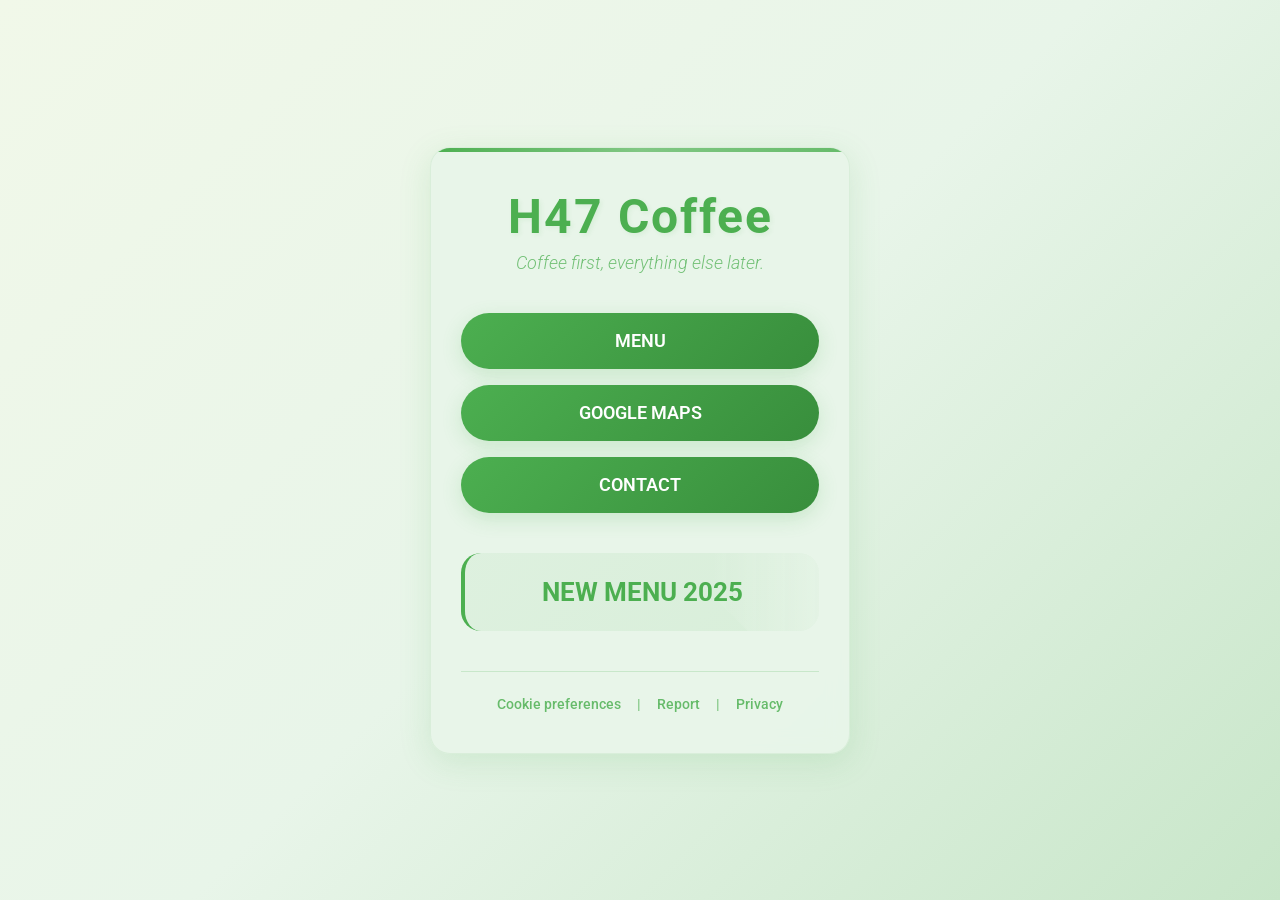
<file: index.html>
<!DOCTYPE html>
<html lang="en">
<head>
    <meta charset="UTF-8">
    <meta name="viewport" content="width=device-width, initial-scale=1.0">
    <title>H47 Coffee</title>
    <link rel="stylesheet" href="style.css">
    <link href="https://fonts.googleapis.com/css2?family=Roboto:wght@300;400;700&display=swap" rel="stylesheet">
</head>
<body>
    <div class="container">
        <div class="card">
            <header class="header">
                <h1 class="title">H47 Coffee</h1>
                <p class="subtitle">Coffee first, everything else later.</p>
            </header>

            <nav class="menu-buttons">
                <a href="indexmenu.html" class="btn">MENU</a>
                <a href="maps.html" class="btn">GOOGLE MAPS</a>
                <a href="contact.html" class="btn">CONTACT</a>
            </nav>

            <section class="new-menu">
                <h2 class="new-menu-title">NEW MENU 2025</h2>
            </section>

            <footer class="footer">
                <div class="footer-links">
                    <a href="#" class="footer-link">Cookie preferences</a>
                    <span class="separator">|</span>
                    <a href="#" class="footer-link">Report</a>
                    <span class="separator">|</span>
                    <a href="#" class="footer-link">Privacy</a>
                </div>
            </footer>
        </div>
    </div>
</body>
</html>
</file>
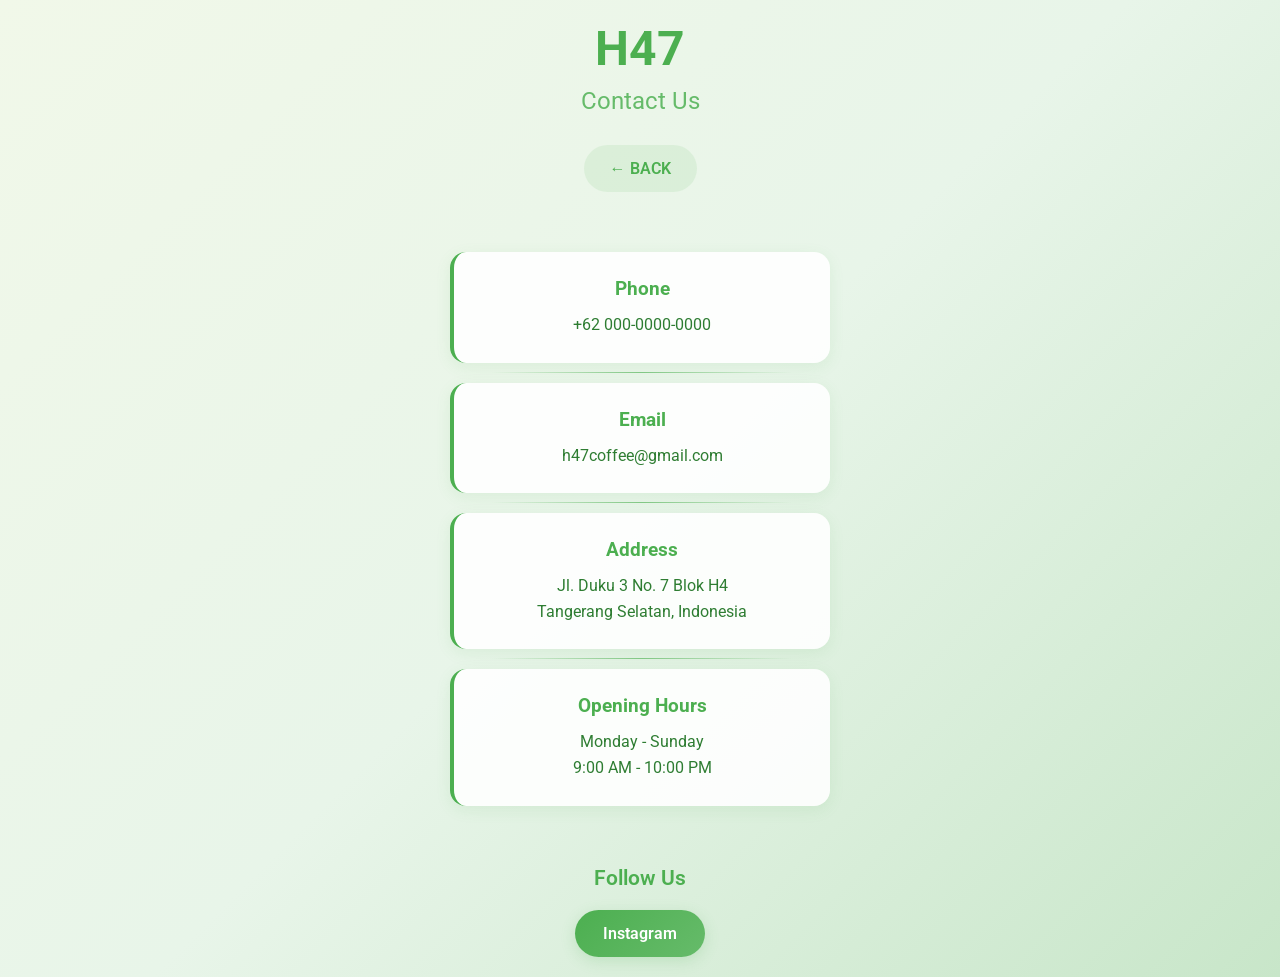
<file: contact.html>
<!DOCTYPE html>
<html lang="id" class="contact-page">
<head>
    <meta charset="UTF-8">
    <meta name="viewport" content="width=device-width, initial-scale=1.0">
    <title>Contact - H47 Cafe</title>
    <link rel="stylesheet" href="style.css">
    <link href="https://fonts.googleapis.com/css2?family=Roboto:wght@300;400;700&display=swap" rel="stylesheet">
</head>
<body>
    <div class="container">
        <header>
            <h1>H47</h1>
            <h2>Contact Us</h2>
        </header>
        
        <main>
            <div class="back-btn">
                <a href="index.html" class="nav-btn">← BACK</a>
            </div>
            
            <div class="contact-info">
                <div class="contact-item">
                    <h3>Phone</h3>
                    <p>+62 000-0000-0000</p>
                </div>
                
                <div class="contact-item">
                    <h3>Email</h3>
                    <p>h47coffee@gmail.com</p>
                </div>
                
                <div class="contact-item">
                    <h3>Address</h3>
                    <p>Jl. Duku 3 No. 7 Blok H4<br>Tangerang Selatan, Indonesia</p>
                </div>
                
                <div class="contact-item">
                    <h3>Opening Hours</h3>
                    <p>Monday - Sunday<br>9:00 AM - 10:00 PM</p>
                </div>
            </div>
            
            <div class="social-media">
                <h3>Follow Us</h3>
                <a href="https://www.instagram.com/h47.coffee?igsh=MjZsMHNoa2IwYTA1" target="_blank">Instagram</a>
            </div>
        </main>
    </div>
</body>
</html>
</file>
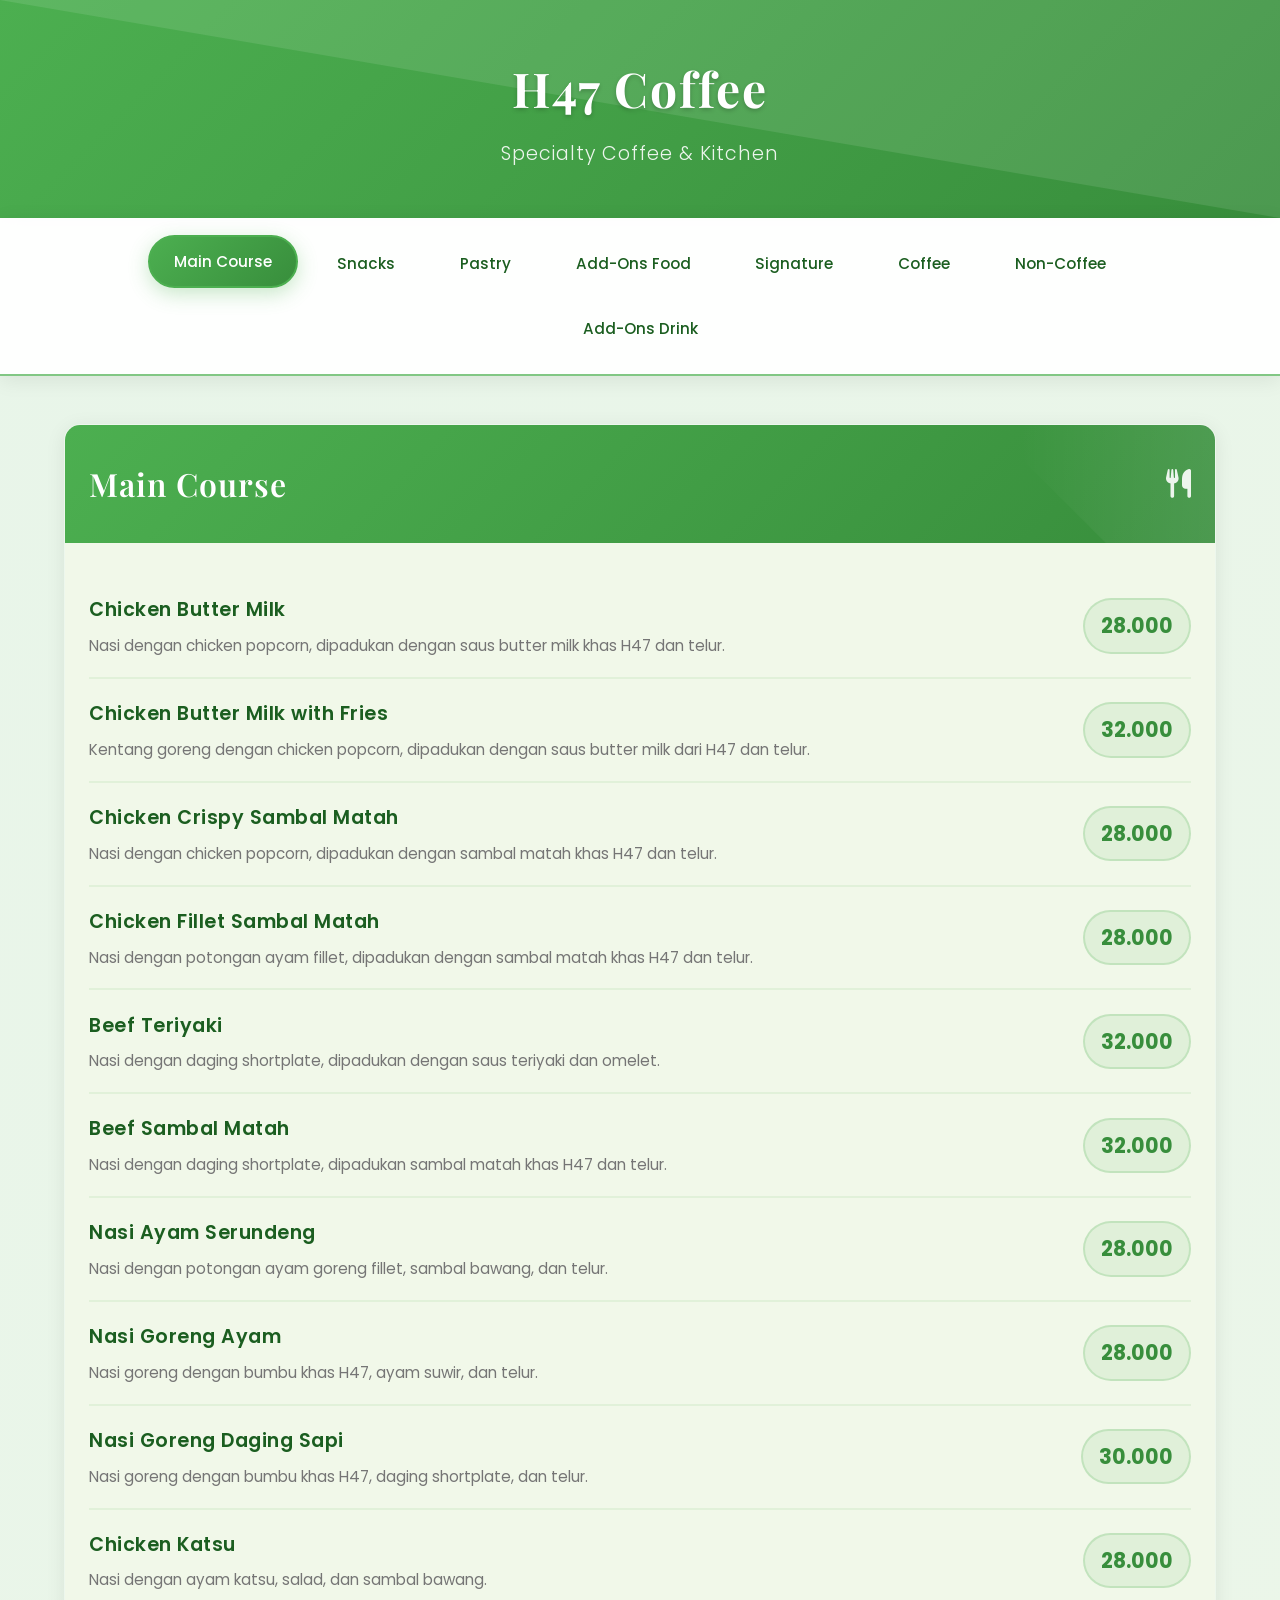
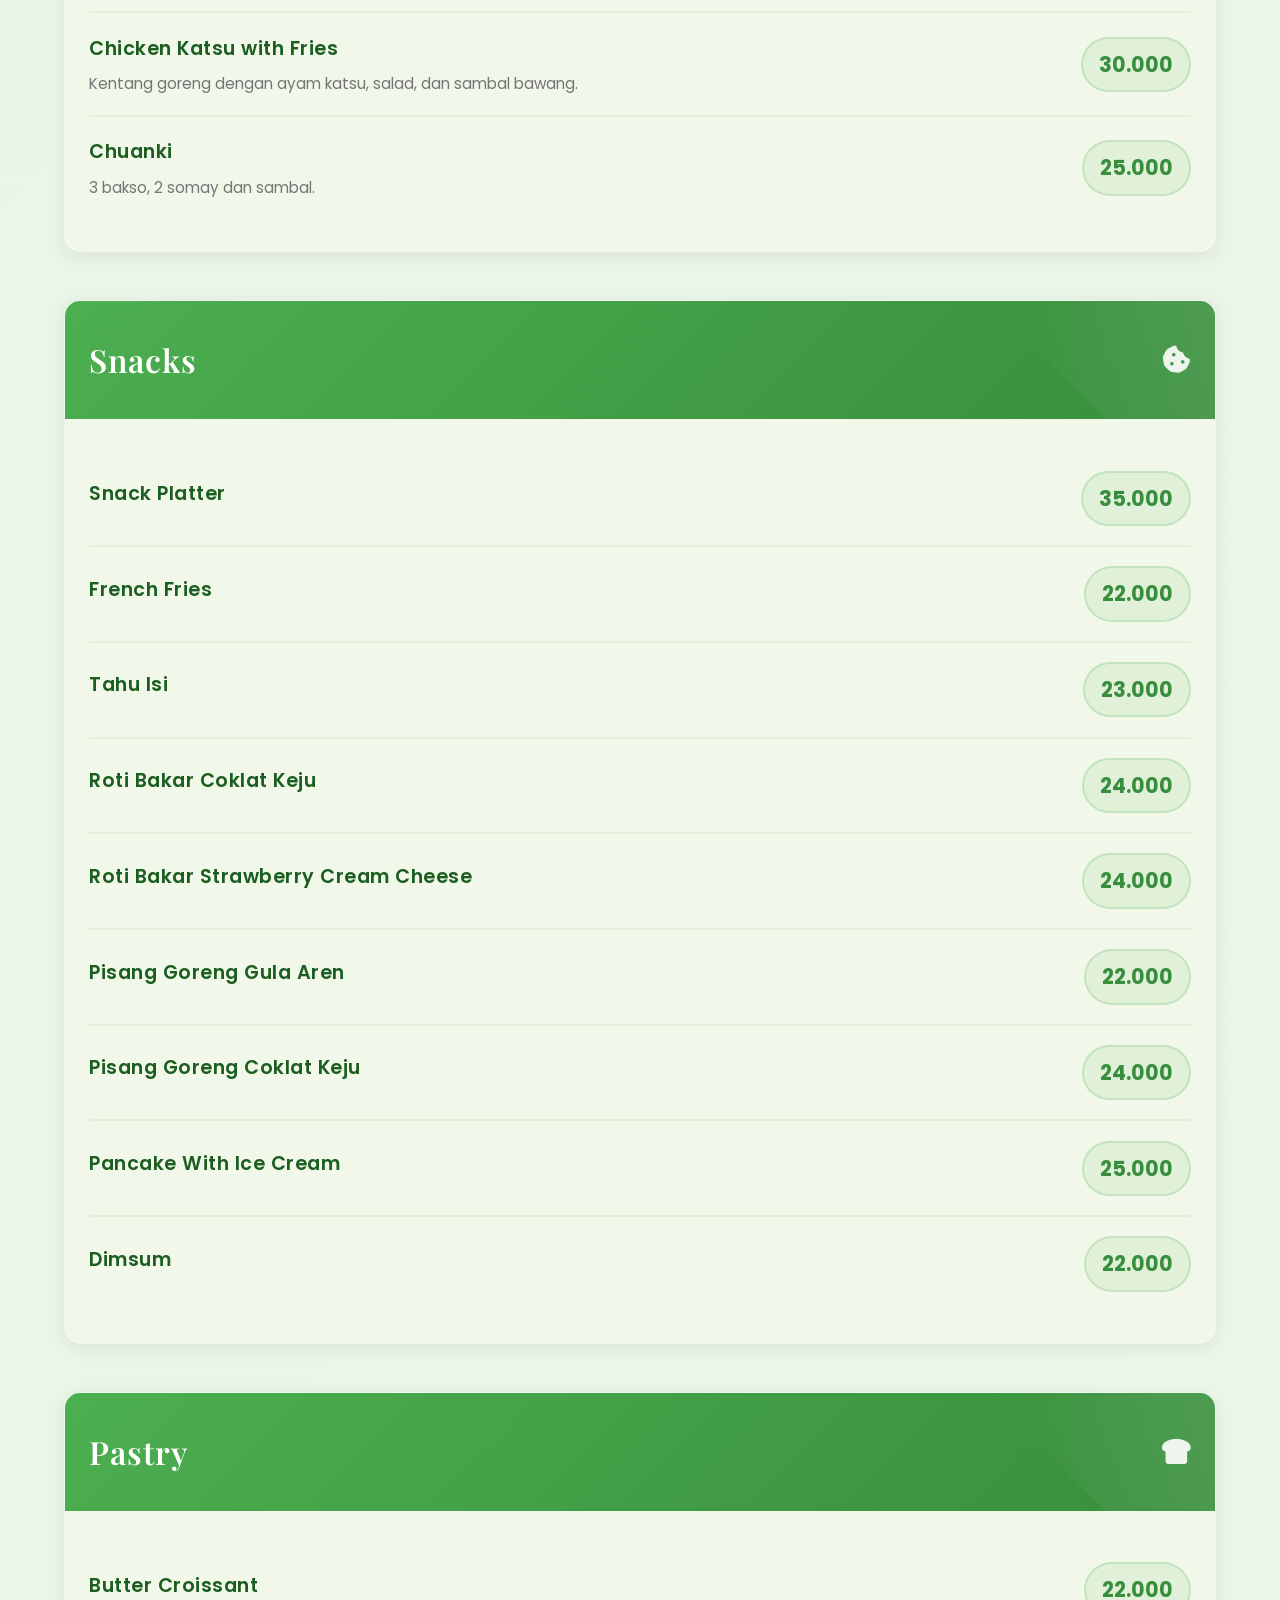
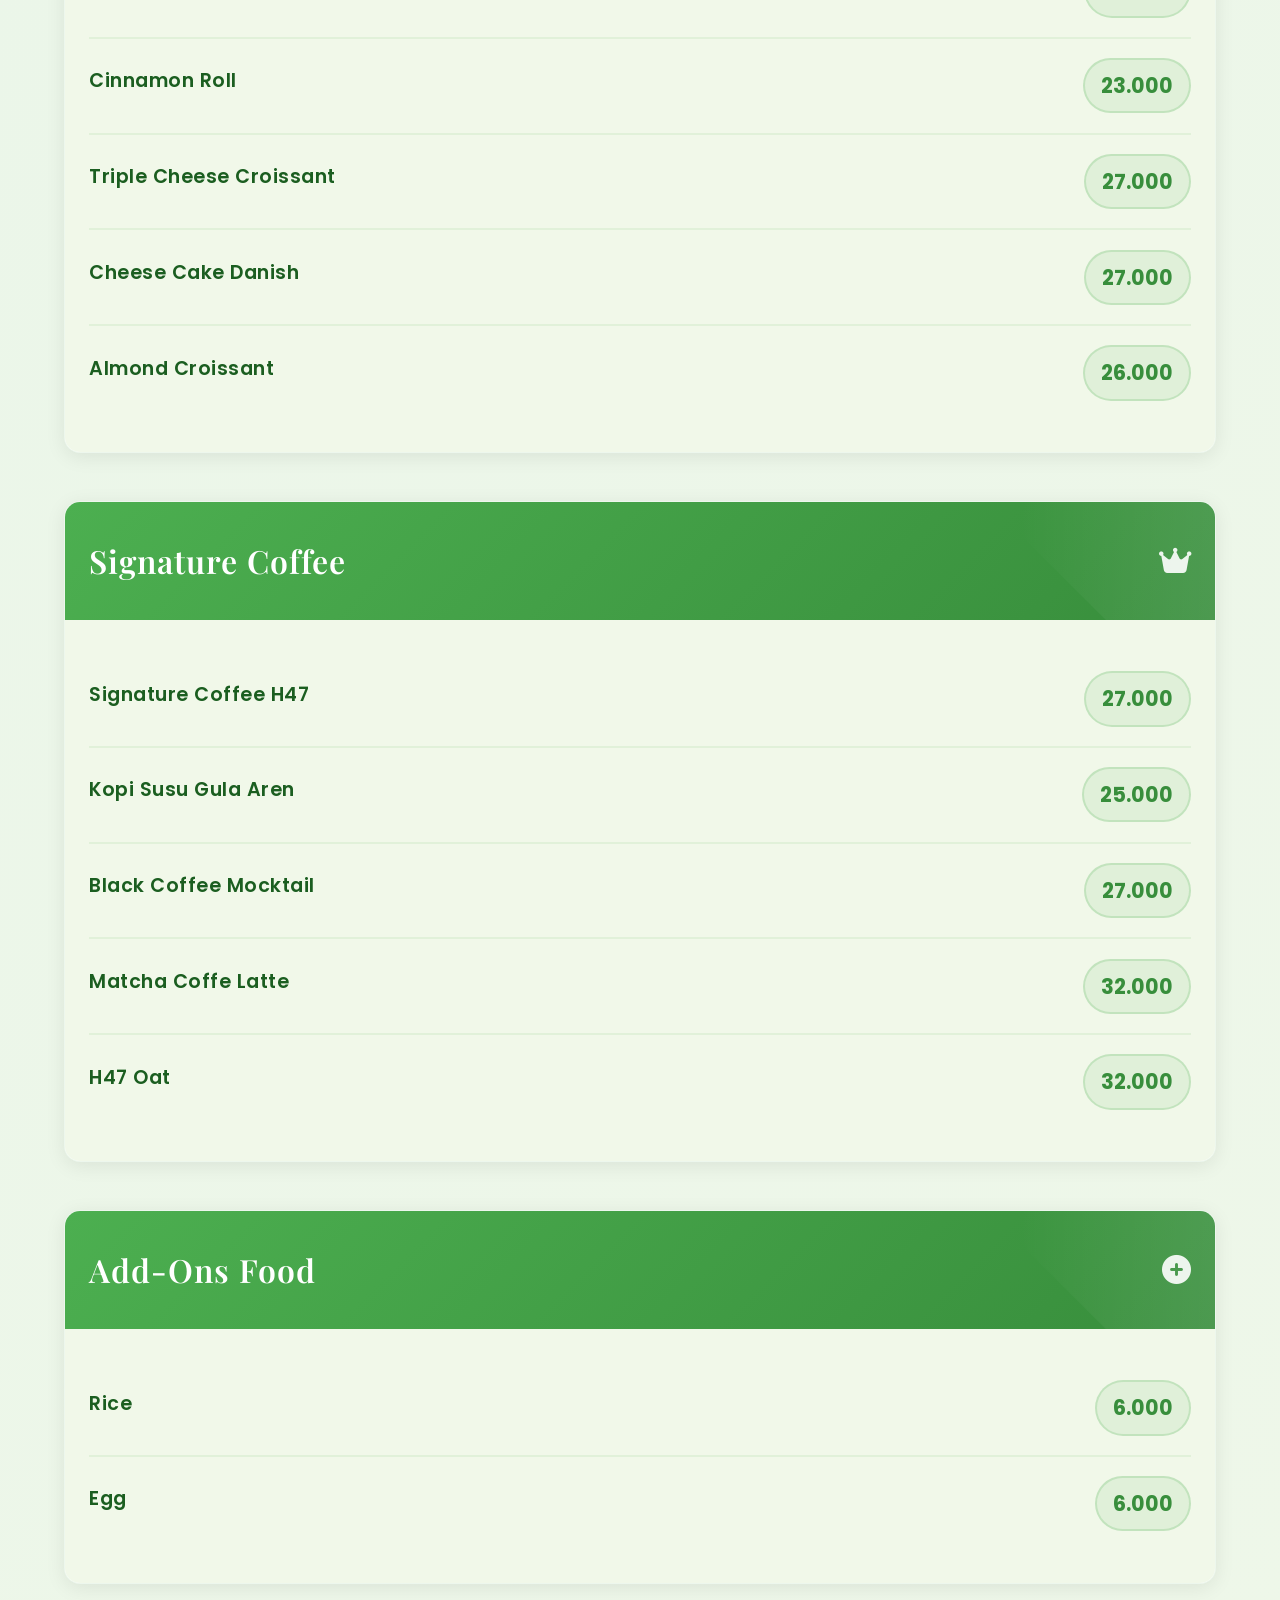
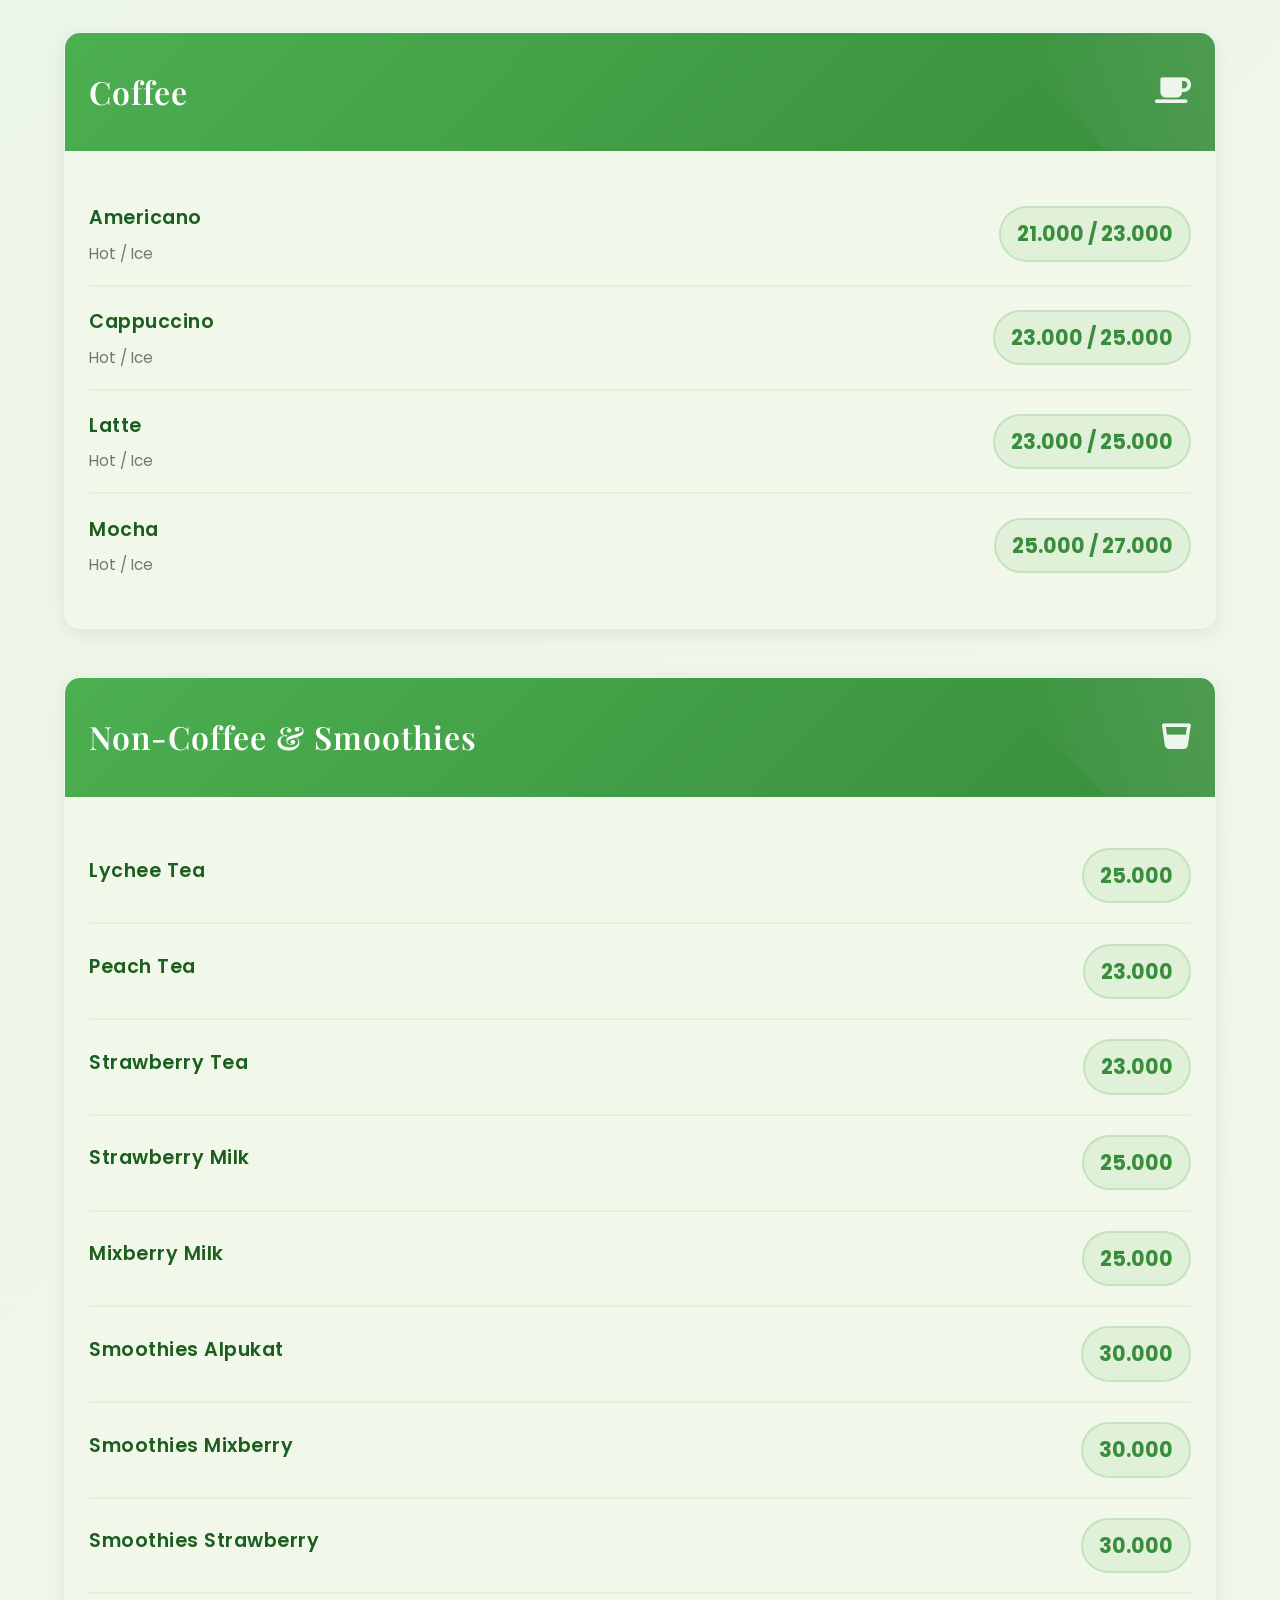
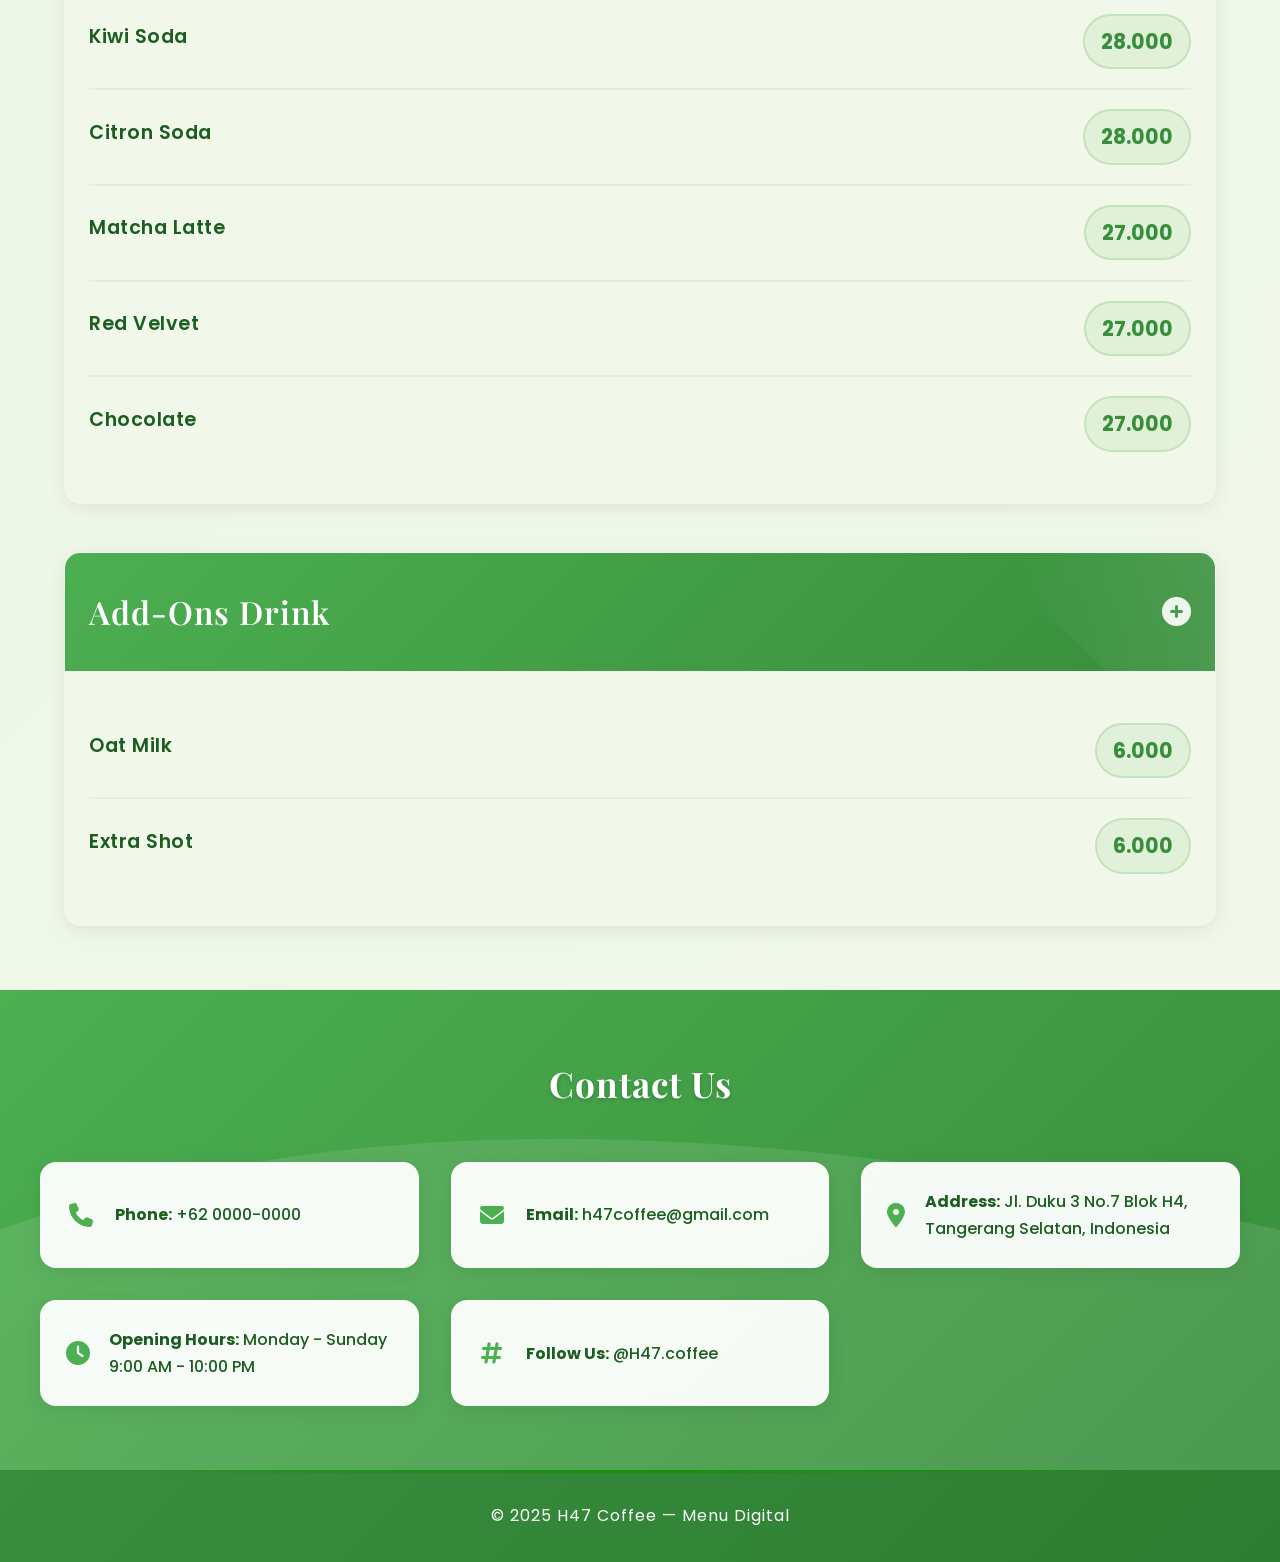
<file: indexmenu.html>
<!DOCTYPE html>
<html lang="id">
<head>
  <meta charset="UTF-8">
  <meta name="viewport" content="width=device-width, initial-scale=1.0">
  <title>Menu H47 Coffee</title>
  <link rel="stylesheet" href="https://cdnjs.cloudflare.com/ajax/libs/font-awesome/6.4.0/css/all.min.css">
  <link href="https://fonts.googleapis.com/css2?family=Poppins:wght@300;400;500;600;700&family=Playfair+Display:wght@400;600;700&display=swap" rel="stylesheet">
  <link rel="stylesheet" href="stylemenu.css">
</head>
<body>
  <!-- Header -->
  <header>
    <div class="header-content">
      <h1>H47 Coffee</h1>
      <p>Specialty Coffee & Kitchen</p>
    </div>
  </header>

  <!-- Navigation -->
  <nav class="category-nav">
    <div class="nav-container">
      <a href="#main-course" class="nav-item active">Main Course</a>
      <a href="#snacks" class="nav-item">Snacks</a>
      <a href="#pastry" class="nav-item">Pastry</a>
      <a href="#addons-food" class="nav-item">Add-Ons Food</a>
      <a href="#signature" class="nav-item">Signature</a>
      <a href="#coffee" class="nav-item">Coffee</a>
      <a href="#non-coffee" class="nav-item">Non-Coffee</a>
      <a href="#addons-drink" class="nav-item">Add-Ons Drink</a>
    </div>
  </nav>

  <!-- Main Content -->
  <main class="container">
    <!-- Main Course Section -->
    <section id="main-course" class="menu-section">
      <div class="section-header">
        <h2>Main Course</h2>
        <div class="section-icon">
          <i class="fas fa-utensils"></i>
        </div>
      </div>
      <div class="section-content">
        <div class="menu-item">
          <div class="item-content">
            <div class="text">
              <span class="name">Chicken Butter Milk</span>
              <p class="desc">Nasi dengan chicken popcorn, dipadukan dengan saus butter milk khas H47 dan telur.</p>
            </div>
            <span class="price">28.000</span>
          </div>
        </div>

        <div class="menu-item">
          <div class="item-content">
            <div class="text">
              <span class="name">Chicken Butter Milk with Fries</span>
              <p class="desc">Kentang goreng dengan chicken popcorn, dipadukan dengan saus butter milk dari H47 dan telur.</p>
            </div>
            <span class="price">32.000</span>
          </div>
        </div>

        <div class="menu-item">
          <div class="item-content">
            <div class="text">
              <span class="name">Chicken Crispy Sambal Matah</span>
              <p class="desc">Nasi dengan chicken popcorn, dipadukan dengan sambal matah khas H47 dan telur.</p>
            </div>
            <span class="price">28.000</span>
          </div>
        </div>

        <div class="menu-item">
          <div class="item-content">
            <div class="text">
              <span class="name">Chicken Fillet Sambal Matah</span>
              <p class="desc">Nasi dengan potongan ayam fillet, dipadukan dengan sambal matah khas H47 dan telur.</p>
            </div>
            <span class="price">28.000</span>
          </div>
        </div>

        <div class="menu-item">
          <div class="item-content">
            <div class="text">
              <span class="name">Beef Teriyaki</span>
              <p class="desc">Nasi dengan daging shortplate, dipadukan dengan saus teriyaki dan omelet.</p>
            </div>
            <span class="price">32.000</span>
          </div>
        </div>

        <div class="menu-item">
          <div class="item-content">
            <div class="text">
              <span class="name">Beef Sambal Matah</span>
              <p class="desc">Nasi dengan daging shortplate, dipadukan sambal matah khas H47 dan telur.</p>
            </div>
            <span class="price">32.000</span>
          </div>
        </div>

        <div class="menu-item">
          <div class="item-content">
            <div class="text">
              <span class="name">Nasi Ayam Serundeng</span>
              <p class="desc">Nasi dengan potongan ayam goreng fillet, sambal bawang, dan telur.</p>
            </div>
            <span class="price">28.000</span>
          </div>
        </div>

        <div class="menu-item">
          <div class="item-content">
            <div class="text">
              <span class="name">Nasi Goreng Ayam</span>
              <p class="desc">Nasi goreng dengan bumbu khas H47, ayam suwir, dan telur.</p>
            </div>
            <span class="price">28.000</span>
          </div>
        </div>

        <div class="menu-item">
          <div class="item-content">
            <div class="text">
              <span class="name">Nasi Goreng Daging Sapi</span>
              <p class="desc">Nasi goreng dengan bumbu khas H47, daging shortplate, dan telur.</p>
            </div>
            <span class="price">30.000</span>
          </div>
        </div>

        <div class="menu-item">
          <div class="item-content">
            <div class="text">
              <span class="name">Chicken Katsu</span>
              <p class="desc">Nasi dengan ayam katsu, salad, dan sambal bawang.</p>
            </div>
            <span class="price">28.000</span>
          </div>
        </div>

        <div class="menu-item">
          <div class="item-content">
            <div class="text">
              <span class="name">Chicken Katsu with Fries</span>
              <p class="desc">Kentang goreng dengan ayam katsu, salad, dan sambal bawang.</p>
            </div>
            <span class="price">30.000</span>
          </div>
        </div>
        
        <div class="menu-item">
          <div class="item-content">
            <div class="text">
              <span class="name">Chuanki</span>
              <p class="desc">3 bakso, 2 somay dan sambal.</p>      
            </div>
            <span class="price">25.000</span>
          </div>
        </div>
      </div>
    </section>

    <!-- Snacks Section -->
    <section id="snacks" class="menu-section">
      <div class="section-header">
        <h2>Snacks</h2>
        <div class="section-icon">
          <i class="fas fa-cookie-bite"></i>
        </div>
      </div>
      <div class="section-content">
        <div class="menu-item">
          <div class="item-content">
            <span class="name">Snack Platter</span>
            <span class="price">35.000</span>
          </div>
        </div>

        <div class="menu-item">
          <div class="item-content">
            <span class="name">French Fries</span>
            <span class="price">22.000</span>
          </div>
        </div>

        <div class="menu-item">
          <div class="item-content">
            <span class="name">Tahu Isi</span>
            <span class="price">23.000</span>
          </div>
        </div>

        <div class="menu-item">
          <div class="item-content">
            <span class="name">Roti Bakar Coklat Keju</span>
            <span class="price">24.000</span>
          </div>
        </div>

        <div class="menu-item">
          <div class="item-content">
            <span class="name">Roti Bakar Strawberry Cream Cheese</span>
            <span class="price">24.000</span>
          </div>
        </div>

        <div class="menu-item">
          <div class="item-content">
            <span class="name">Pisang Goreng Gula Aren</span>
            <span class="price">22.000</span>
          </div>
        </div>

        <div class="menu-item">
          <div class="item-content">
            <span class="name">Pisang Goreng Coklat Keju</span>
            <span class="price">24.000</span>
          </div>
        </div>

        <div class="menu-item">
          <div class="item-content">
            <span class="name">Pancake With Ice Cream</span>
            <span class="price">25.000</span>
          </div>
        </div>

        <div class="menu-item">
          <div class="item-content">
            <span class="name">Dimsum</span>
            <span class="price">22.000</span>
          </div>
        </div>
      </div>
    </section>

    <!-- Pastry Section -->
    <section id="pastry" class="menu-section">
      <div class="section-header">
        <h2>Pastry</h2>
        <div class="section-icon">
          <i class="fas fa-bread-slice"></i>
        </div>
      </div>
      <div class="section-content">
        <div class="menu-item">
          <div class="item-content">
            <span class="name">Butter Croissant</span>
            <span class="price">22.000</span>
          </div>
        </div>

        <div class="menu-item">
          <div class="item-content">
            <span class="name">Cinnamon Roll</span>
            <span class="price">23.000</span>
          </div>
        </div>

        <div class="menu-item">
          <div class="item-content">
            <span class="name">Triple Cheese Croissant</span>
            <span class="price">27.000</span>
          </div>
        </div>

        <div class="menu-item">
          <div class="item-content">
            <span class="name">Cheese Cake Danish</span>
            <span class="price">27.000</span>
          </div>
        </div>

        <div class="menu-item">
          <div class="item-content">
            <span class="name">Almond Croissant</span>
            <span class="price">26.000</span>
          </div>
        </div>
      </div>
    </section>

    <!-- Signature Coffee Section -->
    <section id="signature" class="menu-section">
      <div class="section-header">
        <h2>Signature Coffee</h2>
        <div class="section-icon">
          <i class="fas fa-crown"></i>
        </div>
      </div>
      <div class="section-content">
        <div class="menu-item">
          <div class="item-content">
            <span class="name">Signature Coffee H47</span>
            <span class="price">27.000</span>
          </div>
        </div>

        <div class="menu-item">
          <div class="item-content">
            <span class="name">Kopi Susu Gula Aren</span>
            <span class="price">25.000</span>
          </div>
        </div>

        <div class="menu-item">
          <div class="item-content">
            <span class="name">Black Coffee Mocktail</span>
            <span class="price">27.000</span>
          </div>
        </div>

        <div class="menu-item">
          <div class="item-content">
            <span class="name">Matcha Coffe Latte</span>
            <span class="price">32.000</span>
          </div>
        </div>

        <div class="menu-item">
          <div class="item-content">
            <span class="name">H47 Oat</span>
            <span class="price">32.000</span>
          </div>
        </div>
      </div>
    </section>

        <!-- Add-Ons Food Section -->
    <section id="addons-food" class="menu-section">
      <div class="section-header">
        <h2>Add-Ons Food</h2>
        <div class="section-icon">
          <i class="fas fa-plus-circle"></i>
        </div>
      </div>
      <div class="section-content">
        <div class="menu-item">
          <div class="item-content">
            <span class="name">Rice</span>
            <span class="price">6.000</span>
          </div>
        </div>
        
        <div class="menu-item">
          <div class="item-content">
            <span class="name">Egg</span>
            <span class="price">6.000</span>
          </div>
        </div>
      </div>
    </section>


    <!-- Coffee Section -->
    <section id="coffee" class="menu-section">
      <div class="section-header">
        <h2>Coffee</h2>
        <div class="section-icon">
          <i class="fas fa-coffee"></i>
        </div>
      </div>
      <div class="section-content">
        <div class="menu-item">
          <div class="item-content">
            <div class="text">
              <span class="name">Americano</span>
              <p class="desc">Hot / Ice</p>
            </div>
            <span class="price">21.000 / 23.000</span>
          </div>
        </div>

        <div class="menu-item">
          <div class="item-content">
            <div class="text">
              <span class="name">Cappuccino</span>
              <p class="desc">Hot / Ice</p>
            </div>
            <span class="price">23.000 / 25.000</span>
          </div>
        </div>

        <div class="menu-item">
          <div class="item-content">
            <div class="text">
              <span class="name">Latte</span>
              <p class="desc">Hot / Ice</p>
            </div>
            <span class="price">23.000 / 25.000</span>
          </div>
        </div>

        <div class="menu-item">
          <div class="item-content">
            <div class="text">
              <span class="name">Mocha</span>
              <p class="desc">Hot / Ice</p>
            </div>
            <span class="price">25.000 / 27.000</span>
          </div>
        </div>
      </div>
    </section>

    <!-- Non-Coffee Section -->
    <section id="non-coffee" class="menu-section">
      <div class="section-header">
        <h2>Non-Coffee & Smoothies</h2>
        <div class="section-icon">
          <i class="fas fa-glass-whiskey"></i>
        </div>
      </div>
      <div class="section-content">
        <div class="menu-item">
          <div class="item-content">
            <span class="name">Lychee Tea</span>
            <span class="price">25.000</span>
          </div>
        </div>
        
        <div class="menu-item">
          <div class="item-content">
            <span class="name">Peach Tea</span>
            <span class="price">23.000</span>
          </div>
        </div>
        
        <div class="menu-item">
          <div class="item-content">
            <span class="name">Strawberry Tea</span>
            <span class="price">23.000</span>
          </div>
        </div>
        
        <div class="menu-item">
          <div class="item-content">
            <span class="name">Strawberry Milk</span>
            <span class="price">25.000</span>
          </div>
        </div>
        
        <div class="menu-item">
          <div class="item-content">
            <span class="name">Mixberry Milk</span>
            <span class="price">25.000</span>
          </div>
        </div>
        
        <div class="menu-item">
          <div class="item-content">
            <span class="name">Smoothies Alpukat</span>
            <span class="price">30.000</span>
          </div>
        </div>
        
        <div class="menu-item">
          <div class="item-content">
            <span class="name">Smoothies Mixberry</span>
            <span class="price">30.000</span>
          </div>
        </div>
        
        <div class="menu-item">
          <div class="item-content">
            <span class="name">Smoothies Strawberry</span>
            <span class="price">30.000</span>
          </div>
        </div>
        
        <div class="menu-item">
          <div class="item-content">
            <span class="name">Kiwi Soda</span>
            <span class="price">28.000</span>
          </div>
        </div>
        
        <div class="menu-item">
          <div class="item-content">
            <span class="name">Citron Soda</span>
            <span class="price">28.000</span>
          </div>
        </div>
        
        <div class="menu-item">
          <div class="item-content">
            <span class="name">Matcha Latte</span>
            <span class="price">27.000</span>
          </div>
        </div>
        
        <div class="menu-item">
          <div class="item-content">
            <span class="name">Red Velvet</span>
            <span class="price">27.000</span>
          </div>
        </div>
        
        <div class="menu-item">
          <div class="item-content">
            <span class="name">Chocolate</span>
            <span class="price">27.000</span>
          </div>
        </div>
      </div>
    </section>

    <!-- Add-Ons Drink Section -->
    <section id="addons-drink" class="menu-section">
      <div class="section-header">
        <h2>Add-Ons Drink</h2>
        <div class="section-icon">
          <i class="fas fa-plus-circle"></i>
        </div>
      </div>
      <div class="section-content">
        <div class="menu-item">
          <div class="item-content">
            <span class="name">Oat Milk</span>
            <span class="price">6.000</span>
          </div>
        </div>
        
        <div class="menu-item">
          <div class="item-content">
            <span class="name">Extra Shot</span>
            <span class="price">6.000</span>
          </div>
        </div>
      </div>
    </section>
  </main>

  <!-- Contact Info -->
  <section class="contact-info">
    <div class="contact-container">
      <h3>Contact Us</h3>
      <div class="contact-grid">
        <div class="contact-item">
          <i class="fas fa-phone"></i>
          <span><strong>Phone:</strong> +62 0000-0000</span>
        </div>
        <div class="contact-item">
          <i class="fas fa-envelope"></i>
          <span><strong>Email:</strong> h47coffee@gmail.com</span>
        </div>
        <div class="contact-item">
          <i class="fas fa-map-marker-alt"></i>
          <span><strong>Address:</strong> Jl. Duku 3 No.7 Blok H4, Tangerang Selatan, Indonesia</span>
        </div>
        <div class="contact-item">
          <i class="fas fa-clock"></i>
          <span><strong>Opening Hours:</strong> Monday - Sunday 9:00 AM - 10:00 PM</span>
        </div>
        <div class="contact-item">
          <i class="fas fa-hashtag"></i>
          <span><strong>Follow Us:</strong> @H47.coffee</span>
        </div>
      </div>
    </div>
  </section>

  <!-- Footer -->
  <footer>
    <p>© 2025 H47 Coffee — Menu Digital</p>
  </footer>

  <script>
    // Navigation active state
    document.addEventListener('DOMContentLoaded', function() {
      const navItems = document.querySelectorAll('.nav-item');
      
      navItems.forEach(item => {
        item.addEventListener('click', function() {
          navItems.forEach(nav => nav.classList.remove('active'));
          this.classList.add('active');
        });
      });
      
      // Smooth scrolling for navigation
      document.querySelectorAll('a[href^="#"]').forEach(anchor => {
        anchor.addEventListener('click', function (e) {
          e.preventDefault();
          
          const targetId = this.getAttribute('href');
          const targetElement = document.querySelector(targetId);
          
          if (targetElement) {
            window.scrollTo({
              top: targetElement.offsetTop - 100,
              behavior: 'smooth'
            });
          }
        });
      });
    });
  </script>
</body>
</html>
</file>
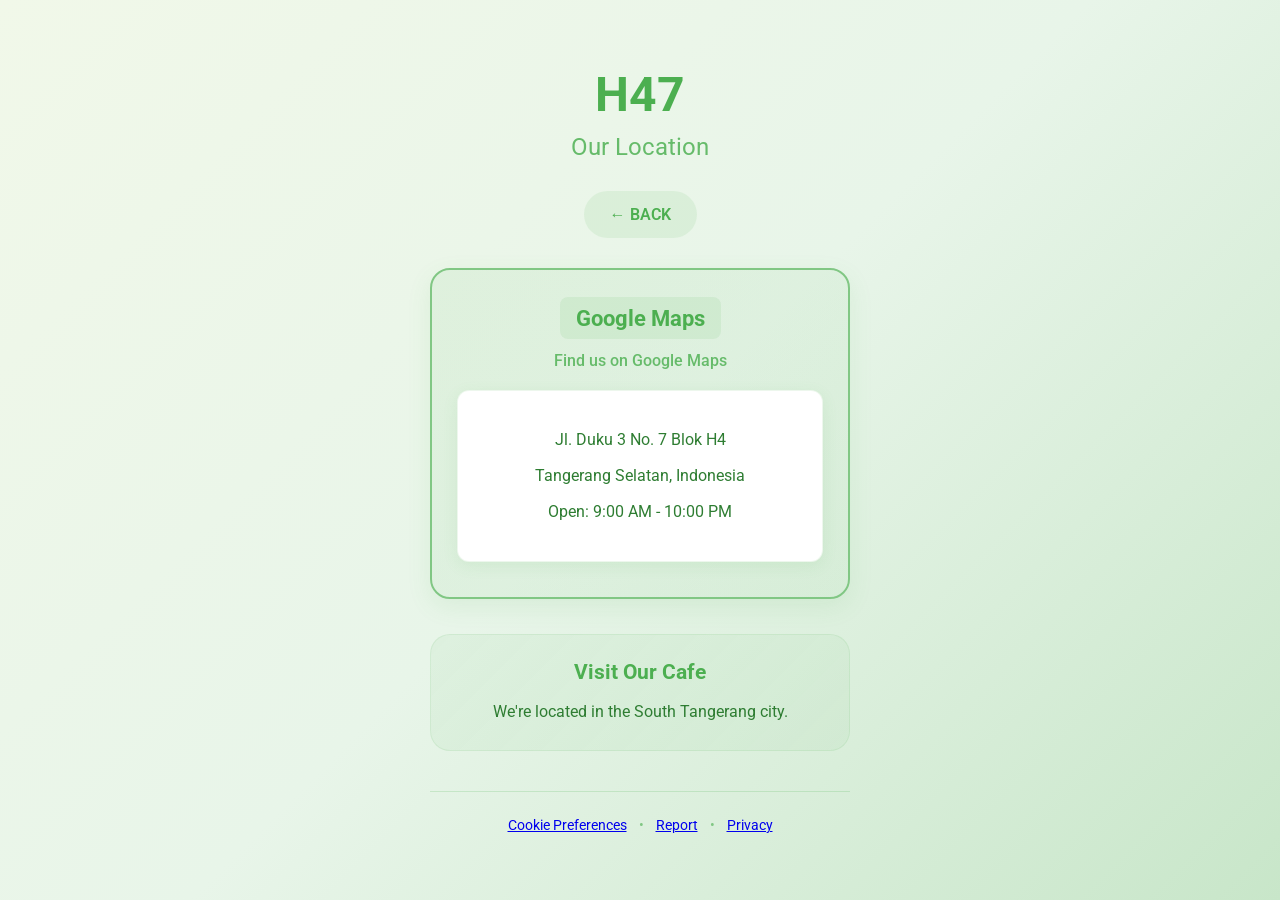
<file: maps.html>
<!DOCTYPE html>
<html lang="id" class="maps-page">
<head>
    <meta charset="UTF-8">
    <meta name="viewport" content="width=device-width, initial-scale=1.0">
    <title>Location - H47 Cafe</title>
    <link rel="stylesheet" href="style.css">
    <link href="https://fonts.googleapis.com/css2?family=Roboto:wght@300;400;700&display=swap" rel="stylesheet">
</head>
<body>
    <div class="container">
        <header>
            <h1>H47</h1>
            <h2>Our Location</h2>
        </header>
        
        <main>
            <div class="back-btn">
                <a href="index.html" class="nav-btn">← BACK</a>
            </div>
            
            <div class="map-container">
                <div class="map-placeholder">
                    <h3>
                        <a href="https://maps.app.goo.gl/N5A1vNK3F149hdvC9" target="_blank">
                            Google Maps
                        </a>
                    </h3>
                    <p>Find us on Google Maps</p>
                    <div class="map-frame">
                        <p>Jl. Duku 3 No. 7 Blok H4</p>
                        <p>Tangerang Selatan, Indonesia</p>
                        <p>Open: 9:00 AM - 10:00 PM</p>
                    </div>
                </div>
            </div>
            
            <div class="location-info">
                <h3>Visit Our Cafe</h3>
                <p>We're located in the South Tangerang city.</p>
            </div>
        </main>
        
        <footer>
            <div class="footer-links">
                <a href="#">Cookie Preferences</a>
                <span>•</span>
                <a href="#">Report</a>
                <span>•</span>
                <a href="#">Privacy</a>
            </div>
        </footer>
    </div>
</body>
</html>
</file>
<file: style.css>
/* style.css - H47 Coffee Green Theme (#4CAF50) - Clean Maps */
:root {
    --primary: #4CAF50;
    --primary-light: #81C784;
    --primary-dark: #388E3C;
    --secondary: #66BB6A;
    --accent: #4CAF50;
    --light: #E8F5E9;
    --dark: #1B5E20;
    --text: #2E7D32;
    --background: #F1F8E9;
    --card-bg: rgba(232, 245, 233, 0.95);
    --shadow: 0 8px 32px rgba(76, 175, 80, 0.15);
    --shadow-hover: 0 12px 40px rgba(76, 175, 80, 0.25);
    --radius: 20px;
    --transition: all 0.4s cubic-bezier(0.25, 0.8, 0.25, 1);
}

* {
    margin: 0;
    padding: 0;
    box-sizing: border-box;
}

body {
    font-family: 'Roboto', sans-serif;
    background: linear-gradient(135deg, #F1F8E9 0%, #E8F5E9 50%, #C8E6C9 100%);
    min-height: 100vh;
    display: flex;
    justify-content: center;
    align-items: center;
    padding: 20px;
    color: var(--text);
}

/* Container and Card */
.container {
    max-width: 420px;
    width: 100%;
    animation: fadeInUp 0.8s ease-out;
}

.card {
    background: var(--card-bg);
    border-radius: var(--radius);
    box-shadow: var(--shadow);
    padding: 40px 30px;
    text-align: center;
    position: relative;
    overflow: hidden;
    backdrop-filter: blur(10px);
    border: 1px solid rgba(76, 175, 80, 0.1);
}

.card::before {
    content: '';
    position: absolute;
    top: 0;
    left: 0;
    right: 0;
    height: 4px;
    background: linear-gradient(to right, var(--primary), var(--primary-light), var(--secondary));
    animation: shimmer 3s infinite;
}

@keyframes shimmer {
    0%, 100% { transform: translateX(-100%); }
    50% { transform: translateX(100%); }
}

/* Header */
.header {
    margin-bottom: 40px;
    position: relative;
}

.title {
    font-size: 3rem;
    font-weight: 700;
    color: var(--primary);
    margin-bottom: 8px;
    text-shadow: 2px 2px 4px rgba(76, 175, 80, 0.1);
    letter-spacing: 2px;
}

.subtitle {
    font-size: 1.1rem;
    font-weight: 300;
    color: var(--secondary);
    font-style: italic;
    opacity: 0.9;
}

/* Menu Buttons */
.menu-buttons {
    display: flex;
    flex-direction: column;
    gap: 16px;
    margin-bottom: 40px;
}

.btn {
    background: linear-gradient(135deg, var(--primary), var(--primary-dark));
    color: white;
    border: none;
    padding: 18px 28px;
    font-size: 1.1rem;
    font-weight: 600;
    border-radius: 50px;
    cursor: pointer;
    transition: var(--transition);
    box-shadow: 0 6px 20px rgba(76, 175, 80, 0.2);
    text-decoration: none;
    position: relative;
    overflow: hidden;
}

.btn::before {
    content: '';
    position: absolute;
    top: 0;
    left: -100%;
    width: 100%;
    height: 100%;
    background: linear-gradient(90deg, transparent, rgba(255,255,255,0.3), transparent);
    transition: left 0.5s;
}

.btn:hover::before {
    left: 100%;
}

.btn:hover {
    transform: translateY(-3px);
    box-shadow: var(--shadow-hover);
    background: linear-gradient(135deg, var(--primary-dark), var(--primary));
}

.btn:active {
    transform: translateY(-1px);
}

/* New Menu Section */
.new-menu {
    margin-bottom: 40px;
    padding: 24px;
    background: linear-gradient(135deg, rgba(129, 199, 132, 0.1), rgba(76, 175, 80, 0.1));
    border-radius: var(--radius);
    border-left: 4px solid var(--primary);
    position: relative;
    overflow: hidden;
}

.new-menu::before {
    content: '';
    position: absolute;
    top: -50%;
    right: -50%;
    width: 100%;
    height: 200%;
    background: linear-gradient(45deg, transparent 20%, rgba(255,255,255,0.3) 50%, transparent 80%);
    transform: rotate(45deg);
    animation: shine 4s infinite linear;
}

@keyframes shine {
    0% { transform: translateX(-100%) rotate(45deg); }
    100% { transform: translateX(100%) rotate(45deg); }
}

.new-menu-title {
    font-size: 1.6rem;
    font-weight: 700;
    color: var(--primary);
    position: relative;
    z-index: 2;
}

/* Footer */
.footer {
    border-top: 1px solid rgba(76, 175, 80, 0.2);
    padding-top: 24px;
}

.footer-links {
    display: flex;
    justify-content: center;
    align-items: center;
    gap: 16px;
    font-size: 0.9rem;
    flex-wrap: wrap;
}

.footer-link {
    color: var(--secondary);
    text-decoration: none;
    transition: var(--transition);
    font-weight: 500;
}

.footer-link:hover {
    color: var(--primary);
    transform: translateY(-1px);
}

.separator {
    color: var(--primary-light);
    font-weight: bold;
}

/* Animations */
@keyframes fadeInUp {
    from {
        opacity: 0;
        transform: translateY(30px);
    }
    to {
        opacity: 1;
        transform: translateY(0);
    }
}

/* Responsive Design */
@media (max-width: 480px) {
    .container {
        padding: 15px;
        max-width: 100%;
    }
    
    .card {
        padding: 30px 20px;
    }

    .title {
        font-size: 2.5rem;
    }

    .btn {
        padding: 16px 24px;
        font-size: 1rem;
    }

    .menu-buttons {
        gap: 14px;
    }
    
    .new-menu-title {
        font-size: 1.4rem;
    }
}

/* CONTACT PAGE SPECIFIC STYLES - CENTERED LAYOUT */
.contact-container {
    display: flex;
    flex-direction: column;
    align-items: center;
    justify-content: center;
    min-height: 80vh;
}

.contact-info {
    display: flex;
    flex-direction: column;
    align-items: center;
    gap: 20px;
    margin: 30px 0;
    width: 100%;
    max-width: 380px;
}

.contact-item {
    background: rgba(255, 255, 255, 0.9);
    padding: 25px;
    border-radius: 16px;
    border-left: 4px solid var(--primary);
    transition: var(--transition);
    box-shadow: 0 4px 15px rgba(76, 175, 80, 0.1);
    width: 100%;
    text-align: center;
    position: relative;
}

.contact-item::after {
    content: '';
    position: absolute;
    bottom: -10px;
    left: 50%;
    transform: translateX(-50%);
    width: 80%;
    height: 1px;
    background: linear-gradient(90deg, transparent, var(--primary-light), transparent);
}

.contact-item:last-child::after {
    display: none;
}

.contact-item:hover {
    transform: translateY(-5px);
    background: rgba(255, 255, 255, 0.95);
    box-shadow: 0 8px 25px rgba(76, 175, 80, 0.15);
}

.contact-item h3 {
    color: var(--primary);
    margin-bottom: 12px;
    font-size: 1.2rem;
    font-weight: 700;
}

.contact-item p {
    color: var(--text);
    line-height: 1.6;
    font-size: 1rem;
}

/* Social Media - Centered */
.social-media {
    margin-top: 30px;
    text-align: center;
    width: 100%;
}

.social-media h3 {
    color: var(--primary);
    margin-bottom: 20px;
    font-size: 1.3rem;
    font-weight: 600;
}

.social-media a {
    display: inline-flex;
    align-items: center;
    justify-content: center;
    background: linear-gradient(135deg, var(--primary), var(--secondary));
    color: white;
    padding: 14px 28px;
    border-radius: 25px;
    text-decoration: none;
    font-weight: 600;
    transition: var(--transition);
    box-shadow: 0 4px 15px rgba(76, 175, 80, 0.2);
    gap: 8px;
}

.social-media a:hover {
    transform: translateY(-3px);
    box-shadow: 0 8px 25px rgba(76, 175, 80, 0.3);
}

/* Back Button - Centered */
.back-btn {
    margin-bottom: 30px;
    display: flex;
    justify-content: center;
}

.nav-btn {
    display: inline-flex;
    align-items: center;
    gap: 8px;
    background: rgba(76, 175, 80, 0.1);
    color: var(--primary);
    padding: 12px 24px;
    border-radius: 25px;
    text-decoration: none;
    font-weight: 600;
    transition: var(--transition);
    border: 2px solid transparent;
}

.nav-btn:hover {
    background: var(--primary);
    color: white;
    transform: translateX(-5px);
}

/* CLEAN MAPS PAGE STYLES - NO BULLETS & EMOJIS */
.map-container {
    margin: 30px 0;
    width: 100%;
}

.map-placeholder {
    background: linear-gradient(135deg, rgba(76, 175, 80, 0.08), rgba(129, 199, 132, 0.08));
    padding: 35px 25px;
    border-radius: var(--radius);
    border: 2px solid var(--primary-light);
    text-align: center;
    position: relative;
    overflow: hidden;
    box-shadow: 0 8px 25px rgba(76, 175, 80, 0.1);
    transition: var(--transition);
}

.map-placeholder:hover {
    transform: translateY(-5px);
    box-shadow: 0 12px 35px rgba(76, 175, 80, 0.15);
}

.map-placeholder h3 {
    margin-bottom: 20px;
    color: var(--primary);
    font-size: 1.4rem;
    font-weight: 700;
}

.map-placeholder h3 a {
    color: var(--primary);
    text-decoration: none;
    font-size: 1.4rem;
    transition: var(--transition);
    padding: 8px 16px;
    border-radius: 8px;
    background: rgba(76, 175, 80, 0.1);
}

.map-placeholder h3 a:hover {
    color: var(--primary-dark);
    background: rgba(76, 175, 80, 0.2);
    text-decoration: none;
}

.map-placeholder > p {
    color: var(--secondary);
    margin-bottom: 20px;
    font-size: 1rem;
    font-weight: 500;
}

.map-frame {
    background: white;
    padding: 25px;
    border-radius: 12px;
    margin-top: 20px;
    box-shadow: 0 4px 15px rgba(76, 175, 80, 0.1);
    border: 1px solid rgba(76, 175, 80, 0.1);
}

/* Remove bullets from map frame paragraphs */
.map-frame p {
    margin: 12px 0;
    color: var(--text);
    font-size: 1rem;
    line-height: 1.5;
    padding-left: 0; /* Remove padding */
}

/* Remove the bullet pseudo-element */
.map-frame p::before {
    content: none; /* Remove bullet points */
}

.location-info {
    text-align: center;
    margin-top: 35px;
    padding: 25px;
    background: linear-gradient(135deg, rgba(129, 199, 132, 0.1), rgba(76, 175, 80, 0.05));
    border-radius: var(--radius);
    border: 1px solid rgba(76, 175, 80, 0.1);
}

.location-info h3 {
    color: var(--primary);
    margin-bottom: 15px;
    font-size: 1.3rem;
    font-weight: 700;
}

.location-info p {
    color: var(--text);
    line-height: 1.6;
    font-size: 1rem;
}

/* Page Headers - Centered */
header {
    text-align: center;
    margin-bottom: 30px;
}

header h1 {
    font-size: 3rem;
    color: var(--primary);
    margin-bottom: 10px;
}

header h2 {
    font-size: 1.5rem;
    color: var(--secondary);
    font-weight: 400;
}

/* Coffee-themed decorative elements - Keep only subtle ones */
.card::after {
    content: ''; /* Remove coffee emoji */
    display: none;
}

/* Remove leaf decoration */
.header::before {
    content: ''; /* Remove leaf emoji */
    display: none;
}

/* Contact page specific centering */
.contact-page .container {
    display: flex;
    flex-direction: column;
    align-items: center;
    justify-content: center;
}

.contact-page main {
    display: flex;
    flex-direction: column;
    align-items: center;
    width: 100%;
}

/* Maps page specific improvements */
.maps-page .map-placeholder {
    animation: pulse 2s ease-in-out infinite;
}

@keyframes pulse {
    0%, 100% { transform: scale(1); }
    50% { transform: scale(1.02); }
}

/* Footer for maps page */
.maps-page footer {
    margin-top: 40px;
    padding-top: 25px;
    border-top: 1px solid rgba(76, 175, 80, 0.2);
}

.maps-page .footer-links {
    gap: 12px;
}

.maps-page .footer-links span {
    color: var(--primary-light);
}

/* Horizontal line styling */
hr {
    border: none;
    height: 1px;
    background: linear-gradient(90deg, transparent, var(--primary-light), transparent);
    margin: 30px 0;
    width: 100%;
}

/* Clean social media without emoji */
.social-media a::before {
    content: none; /* Remove emoji */
}
</file>
<file: stylemenu.css>
/* stylemenu.css - Tema Hijau #4CAF50 untuk H47 Coffee */
:root {
  --primary: #4CAF50;
  --primary-light: #81C784;
  --primary-dark: #388E3C;
  --secondary: #E8F5E9;
  --accent: #17900c;
  --text: #1B5E20;
  --text-light: #4CAF50;
  --text-muted: #757575;
  --background: #FFFFFF;
  --card-bg: #F1F8E9;
  --shadow: 0 4px 20px rgba(0, 0, 0, 0.08);
  --shadow-hover: 0 8px 30px rgba(0, 0, 0, 0.12);
  --radius: 16px;
  --transition: all 0.3s cubic-bezier(0.25, 0.8, 0.25, 1);
}

* {
  margin: 0;
  padding: 0;
  box-sizing: border-box;
}

body {
  font-family: 'Poppins', sans-serif;
  background: linear-gradient(135deg, #E8F5E9 0%, #F1F8E9 100%);
  color: var(--text);
  line-height: 1.7;
  overflow-x: hidden;
}

/* Header Styles */
header {
  background: linear-gradient(135deg, var(--primary) 0%, var(--primary-dark) 100%);
  color: white;
  text-align: center;
  padding: 3rem 1rem;
  box-shadow: var(--shadow);
  position: relative;
  overflow: hidden;
}

header::before {
  content: '';
  position: absolute;
  top: 0;
  left: 0;
  right: 0;
  bottom: 0;
  background: url('data:image/svg+xml,<svg xmlns="http://www.w3.org/2000/svg" viewBox="0 0 100 100" preserveAspectRatio="none"><path d="M0,0 L100,0 L100,100 Z" fill="rgba(255,255,255,0.1)"/></svg>');
  background-size: cover;
}

.header-content {
  position: relative;
  z-index: 2;
}

.header-content h1 {
  font-family: 'Playfair Display', serif;
  font-size: 3rem;
  font-weight: 700;
  margin-bottom: 0.5rem;
  letter-spacing: 2px;
  text-shadow: 0 2px 4px rgba(0, 0, 0, 0.2);
}

.header-content p {
  font-size: 1.2rem;
  opacity: 0.9;
  font-weight: 300;
  letter-spacing: 1px;
}

/* Navigation Styles */
.category-nav {
  background: rgba(255, 255, 255, 0.95);
  backdrop-filter: blur(10px);
  padding: 1.2rem 0;
  position: sticky;
  top: 0;
  z-index: 1000;
  box-shadow: 0 4px 20px rgba(0, 0, 0, 0.08);
  border-bottom: 2px solid var(--primary-light);
}

.nav-container {
  display: flex;
  justify-content: center;
  flex-wrap: wrap;
  gap: 0.8rem;
  max-width: 1200px;
  margin: 0 auto;
  padding: 0 1.5rem;
}

.nav-item {
  padding: 0.7rem 1.5rem;
  text-decoration: none;
  color: var(--text);
  font-weight: 500;
  border-radius: 50px;
  transition: var(--transition);
  font-size: 0.95rem;
  border: 2px solid transparent;
  position: relative;
  overflow: hidden;
}

.nav-item::before {
  content: '';
  position: absolute;
  top: 0;
  left: -100%;
  width: 100%;
  height: 100%;
  background: linear-gradient(90deg, transparent, rgba(255, 255, 255, 0.4), transparent);
  transition: left 0.5s;
}

.nav-item:hover::before {
  left: 100%;
}

.nav-item:hover, .nav-item.active {
  background: linear-gradient(135deg, var(--primary) 0%, var(--primary-dark) 100%);
  color: white;
  border-color: var(--primary);
  transform: translateY(-2px);
  box-shadow: 0 6px 20px rgba(76, 175, 80, 0.3);
}

/* Container */
.container {
  max-width: 1200px;
  margin: 3rem auto;
  padding: 0 1.5rem;
}

/* Menu Section */
.menu-section {
  margin-bottom: 3rem;
  background: white;
  border-radius: var(--radius);
  overflow: hidden;
  box-shadow: var(--shadow);
  transition: var(--transition);
  border: 1px solid rgba(76, 175, 80, 0.1);
  position: relative;
  animation: fadeInUp 0.8s ease-out;
}

@keyframes fadeInUp {
  from {
    opacity: 0;
    transform: translateY(30px);
  }
  to {
    opacity: 1;
    transform: translateY(0);
  }
}

.menu-section::before {
  content: '';
  position: absolute;
  top: 0;
  left: 0;
  right: 0;
  height: 4px;
  background: linear-gradient(90deg, var(--primary), var(--accent), var(--primary));
  transform: scaleX(0);
  transition: transform 0.3s ease;
}

.menu-section:hover::before {
  transform: scaleX(1);
}

.menu-section:hover {
  transform: translateY(-8px);
  box-shadow: var(--shadow-hover);
}

.section-header {
  background: linear-gradient(135deg, var(--primary) 0%, var(--primary-dark) 100%);
  color: white;
  padding: 2rem 1.5rem;
  display: flex;
  justify-content: space-between;
  align-items: center;
  position: relative;
  overflow: hidden;
}

.section-header::after {
  content: '';
  position: absolute;
  top: -50%;
  right: -50%;
  width: 100%;
  height: 200%;
  background: linear-gradient(45deg, transparent 30%, rgba(255, 255, 255, 0.1) 50%, transparent 70%);
  transform: rotate(45deg);
  animation: shine 3s infinite linear;
}

@keyframes shine {
  0% { transform: translateX(-100%) rotate(45deg); }
  100% { transform: translateX(100%) rotate(45deg); }
}

.section-header h2 {
  font-family: 'Playfair Display', serif;
  font-size: 2rem;
  font-weight: 600;
  letter-spacing: 1px;
  position: relative;
  z-index: 2;
}

.section-icon {
  font-size: 1.8rem;
  opacity: 0.9;
  position: relative;
  z-index: 2;
  transition: transform 0.3s ease;
}

.menu-section:hover .section-icon {
  transform: scale(1.1) rotate(5deg);
}

.section-content {
  padding: 2rem 1.5rem;
  background: var(--card-bg);
}

/* Menu Item */
.menu-item {
  padding: 1.2rem 0;
  border-bottom: 2px solid rgba(76, 175, 80, 0.1);
  transition: var(--transition);
  position: relative;
  overflow: hidden;
}

.menu-item::before {
  content: '';
  position: absolute;
  left: -10px;
  top: 50%;
  transform: translateY(-50%);
  width: 6px;
  height: 0;
  background: var(--primary);
  border-radius: 4px;
  transition: height 0.3s ease;
}

.menu-item:hover::before {
  height: 60%;
}

.menu-item:last-child {
  border-bottom: none;
}

.menu-item:hover {
  background: rgba(255, 255, 255, 0.7);
  padding-left: 1rem;
  padding-right: 1rem;
  border-radius: 12px;
  transform: translateX(5px);
}

.item-content {
  display: flex;
  justify-content: space-between;
  align-items: center;
  position: relative;
  z-index: 2;
}

.text {
  flex: 1;
  padding-right: 1rem;
}

.name {
  font-weight: 600;
  font-size: 1.2rem;
  color: var(--text);
  display: block;
  margin-bottom: 0.5rem;
  letter-spacing: 0.5px;
}

.desc {
  color: var(--text-muted);
  font-size: 0.95rem;
  margin: 0;
  line-height: 1.5;
}

.price {
  font-weight: 700;
  color: var(--primary-dark);
  font-size: 1.3rem;
  white-space: nowrap;
  margin-left: 1rem;
  background: rgba(76, 175, 80, 0.1);
  padding: 0.5rem 1rem;
  border-radius: 50px;
  border: 2px solid rgba(76, 175, 80, 0.2);
  transition: var(--transition);
}

.menu-item:hover .price {
  background: var(--primary);
  color: white;
  transform: scale(1.05);
  box-shadow: 0 4px 12px rgba(76, 175, 80, 0.3);
}

/* Contact Info */
.contact-info {
  background: linear-gradient(135deg, var(--primary) 0%, var(--primary-dark) 100%);
  padding: 4rem 1.5rem;
  margin-top: 4rem;
  position: relative;
  overflow: hidden;
}

.contact-info::before {
  content: '';
  position: absolute;
  top: 0;
  left: 0;
  right: 0;
  bottom: 0;
  background: url('data:image/svg+xml,<svg xmlns="http://www.w3.org/2000/svg" viewBox="0 0 100 100" preserveAspectRatio="none"><path d="M0,50 C20,30 50,20 100,50 L100,100 L0,100 Z" fill="rgba(255,255,255,0.1)"/></svg>');
  background-size: cover;
}

.contact-container {
  max-width: 1200px;
  margin: 0 auto;
  position: relative;
  z-index: 2;
}

.contact-info h3 {
  font-family: 'Playfair Display', serif;
  font-size: 2.2rem;
  text-align: center;
  margin-bottom: 3rem;
  color: white;
  text-shadow: 0 2px 4px rgba(0, 0, 0, 0.2);
  letter-spacing: 1px;
}

.contact-grid {
  display: grid;
  grid-template-columns: repeat(auto-fit, minmax(280px, 1fr));
  gap: 2rem;
}

.contact-item {
  display: flex;
  align-items: center;
  background: rgba(255, 255, 255, 0.95);
  padding: 1.5rem;
  border-radius: var(--radius);
  box-shadow: var(--shadow);
  transition: var(--transition);
  border: 2px solid transparent;
  backdrop-filter: blur(10px);
}

.contact-item:hover {
  transform: translateY(-8px);
  box-shadow: var(--shadow-hover);
  border-color: rgba(255, 255, 255, 0.5);
  background: rgba(255, 255, 255, 1);
}

.contact-item i {
  color: var(--primary);
  font-size: 1.5rem;
  margin-right: 1.2rem;
  width: 30px;
  text-align: center;
  transition: transform 0.3s ease;
}

.contact-item:hover i {
  transform: scale(1.2);
}

.contact-item span {
  color: var(--text);
  font-size: 1rem;
  font-weight: 500;
}

/* Footer */
footer {
  background: linear-gradient(135deg, var(--primary-dark) 0%, #2E7D32 100%);
  color: white;
  text-align: center;
  padding: 2rem;
  font-size: 1rem;
  position: relative;
  overflow: hidden;
}

footer::before {
  content: '';
  position: absolute;
  top: 0;
  left: 0;
  right: 0;
  height: 3px;
  background: linear-gradient(90deg, transparent, var(--accent), transparent);
}

footer p {
  position: relative;
  z-index: 2;
  letter-spacing: 1px;
}

/* Floating Animation */
@keyframes float {
  0%, 100% { transform: translateY(0); }
  50% { transform: translateY(-10px); }
}

.menu-section:nth-child(odd) {
  animation: float 6s ease-in-out infinite, fadeInUp 0.8s ease-out;
}

.menu-section:nth-child(even) {
  animation: float 6s ease-in-out infinite 1s, fadeInUp 0.8s ease-out;
}

/* Responsive Design */
@media (max-width: 768px) {
  .header-content h1 {
    font-size: 2.2rem;
  }
  
  .nav-container {
    justify-content: flex-start;
    overflow-x: auto;
    padding-bottom: 0.8rem;
    gap: 0.5rem;
  }
  
  .nav-item {
    padding: 0.6rem 1.2rem;
    font-size: 0.9rem;
    white-space: nowrap;
  }
  
  .section-header {
    padding: 1.5rem;
  }
  
  .section-header h2 {
    font-size: 1.6rem;
  }
  
  .section-content {
    padding: 1.5rem;
  }
  
  .item-content {
    flex-direction: column;
    align-items: flex-start;
    gap: 0.8rem;
  }
  
  .price {
    margin-left: 0;
    align-self: flex-start;
  }
  
  .contact-grid {
    grid-template-columns: 1fr;
    gap: 1.5rem;
  }
  
  .contact-info {
    padding: 3rem 1rem;
  }
  
  .menu-section {
    animation: fadeInUp 0.6s ease-out;
  }
}

@media (max-width: 480px) {
  .header-content h1 {
    font-size: 1.8rem;
  }
  
  .header-content p {
    font-size: 1rem;
  }
  
  .section-content {
    padding: 1rem;
  }
  
  .menu-item {
    padding: 1rem 0;
  }
  
  .name {
    font-size: 1.1rem;
  }
  
  .price {
    font-size: 1.1rem;
    padding: 0.4rem 0.8rem;
  }
  
  .contact-item {
    padding: 1.2rem;
  }
  
  .contact-item i {
    font-size: 1.3rem;
    margin-right: 1rem;
  }
  
  .menu-section {
    animation: fadeInUp 0.5s ease-out;
  }
}

/* Scrollbar Styling */
::-webkit-scrollbar {
  width: 8px;
}

::-webkit-scrollbar-track {
  background: var(--secondary);
}

::-webkit-scrollbar-thumb {
  background: var(--primary);
  border-radius: 4px;
}

::-webkit-scrollbar-thumb:hover {
  background: var(--primary-dark);
}

/* Selection Styling */
::selection {
  background: rgba(76, 175, 80, 0.3);
  color: var(--text);
}
</file>
